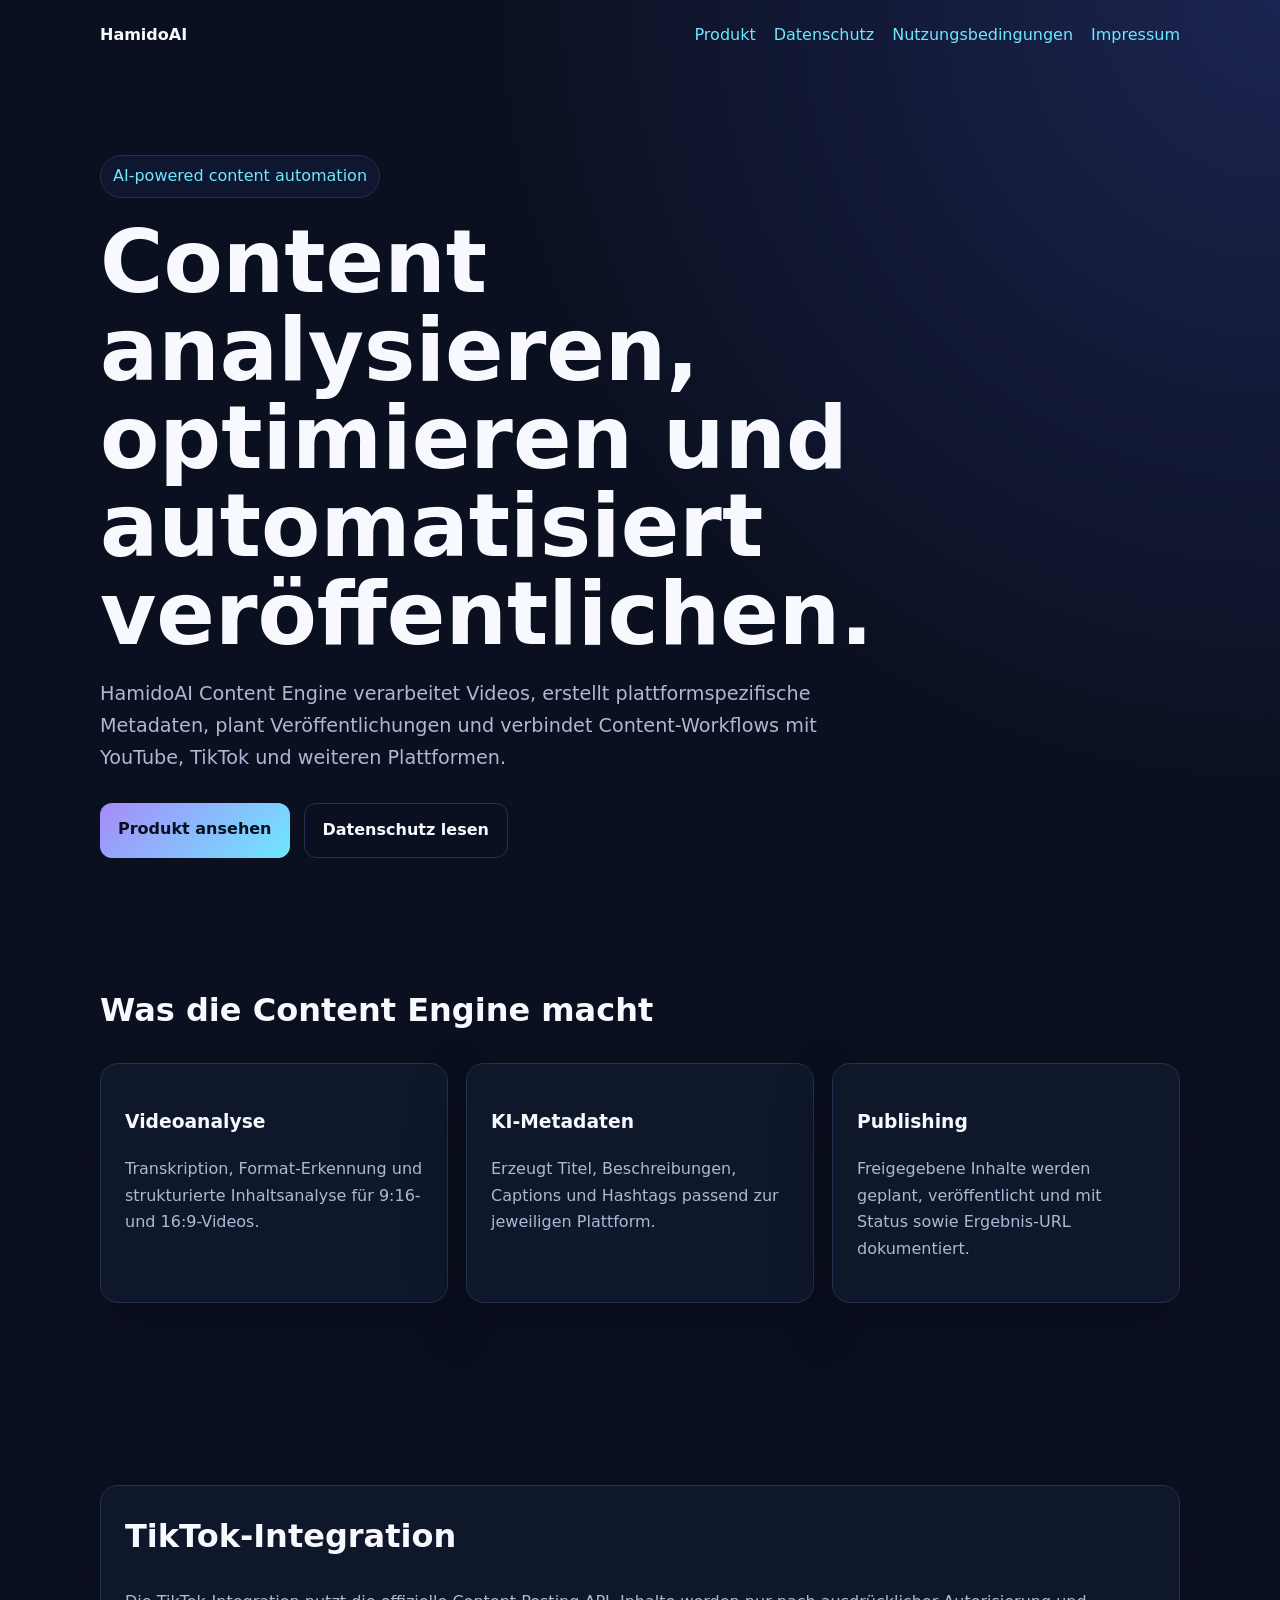
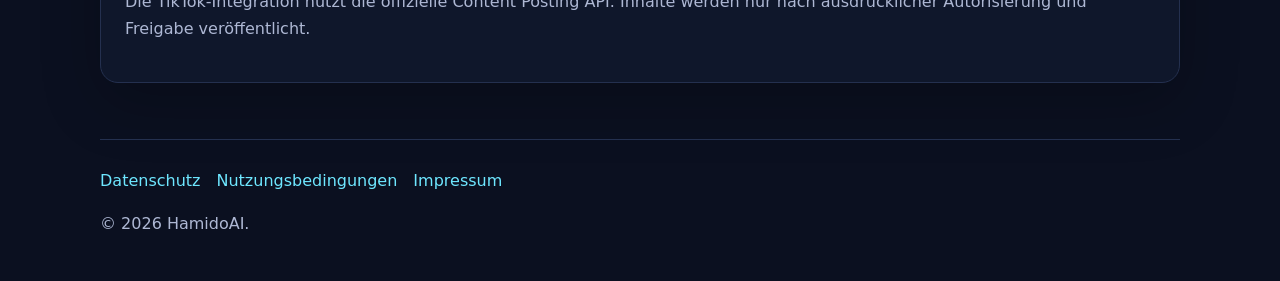
<file: index.html>
<!doctype html><html lang="de"><head><meta name="robots" content="noindex, nofollow, noarchive, nosnippet"><meta charset="utf-8"><meta name="viewport" content="width=device-width,initial-scale=1"><title>HamidoAI Content Engine</title><meta name="description" content="KI-gestützte Content-Automatisierung für Analyse, Metadaten, Planung und plattformübergreifendes Publishing."><link rel="stylesheet" href="styles.css"></head><body><div class="container"><nav><div class="brand">HamidoAI</div><div class="navlinks"><a href="#produkt">Produkt</a><a href="privacy.html">Datenschutz</a><a href="terms.html">Nutzungsbedingungen</a><a href="imprint.html">Impressum</a></div></nav><main><section class="hero"><span class="badge">AI-powered content automation</span><h1>Content analysieren, optimieren und automatisiert veröffentlichen.</h1><p class="lead">HamidoAI Content Engine verarbeitet Videos, erstellt plattformspezifische Metadaten, plant Veröffentlichungen und verbindet Content-Workflows mit YouTube, TikTok und weiteren Plattformen.</p><div class="actions"><a class="btn" href="#produkt">Produkt ansehen</a><a class="btn secondary" href="privacy.html">Datenschutz lesen</a></div></section><section id="produkt"><h2>Was die Content Engine macht</h2><div class="grid"><article class="card"><h3>Videoanalyse</h3><p>Transkription, Format-Erkennung und strukturierte Inhaltsanalyse für 9:16- und 16:9-Videos.</p></article><article class="card"><h3>KI-Metadaten</h3><p>Erzeugt Titel, Beschreibungen, Captions und Hashtags passend zur jeweiligen Plattform.</p></article><article class="card"><h3>Publishing</h3><p>Freigegebene Inhalte werden geplant, veröffentlicht und mit Status sowie Ergebnis-URL dokumentiert.</p></article></div></section><section><div class="card"><h2>TikTok-Integration</h2><p>Die TikTok-Integration nutzt die offizielle Content Posting API. Inhalte werden nur nach ausdrücklicher Autorisierung und Freigabe veröffentlicht.</p></div></section></main><footer><div class="footerlinks"><a href="privacy.html">Datenschutz</a><a href="terms.html">Nutzungsbedingungen</a><a href="imprint.html">Impressum</a></div><p>© 2026 HamidoAI.</p></footer></div></body></html>
</file>
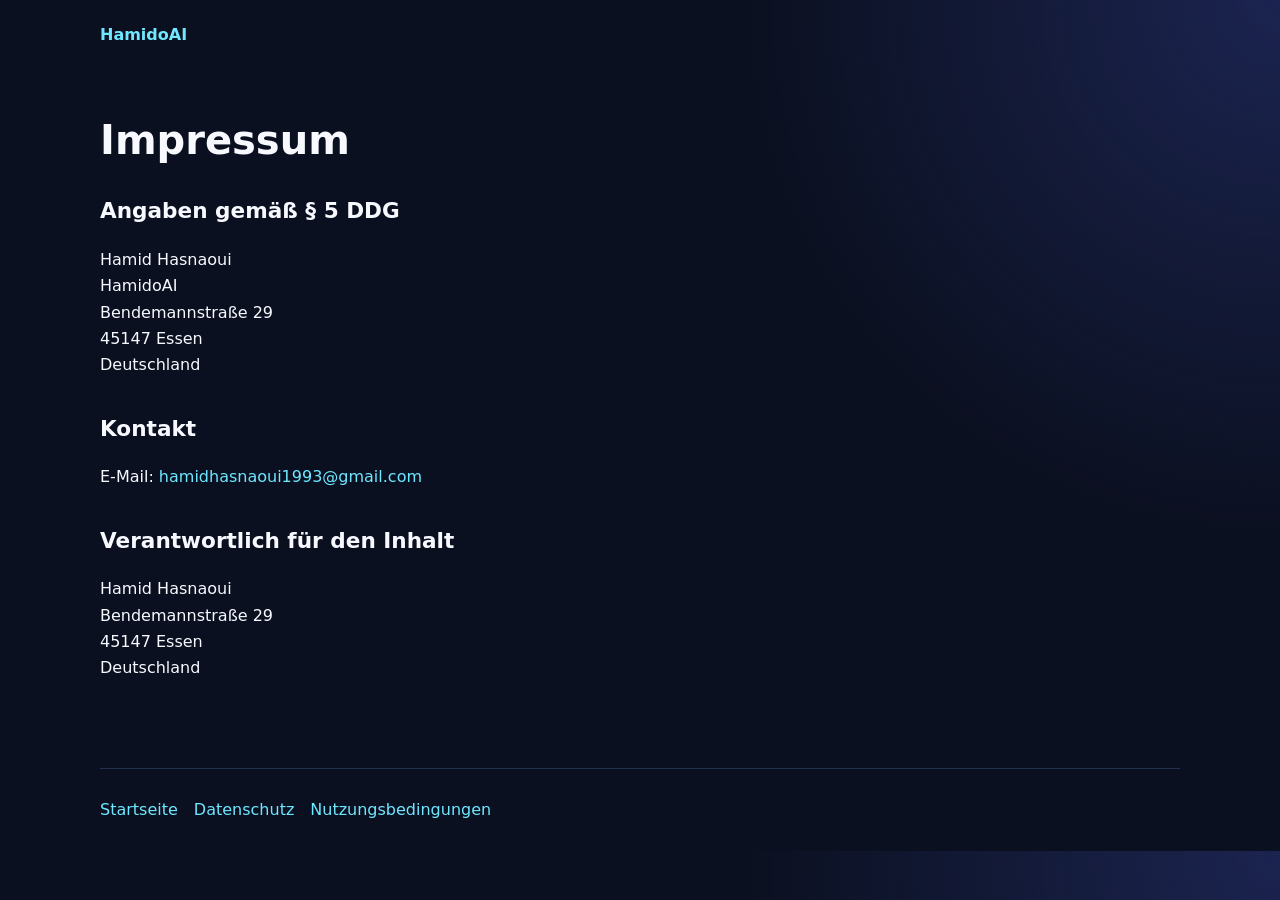
<file: imprint.html>
<!doctype html><html lang="de"><head><meta name="robots" content="noindex, nofollow, noarchive, nosnippet"><meta charset="utf-8"><meta name="viewport" content="width=device-width,initial-scale=1"><title>Impressum – HamidoAI</title><link rel="stylesheet" href="styles.css"></head><body><div class="container"><nav><div class="brand"><a href="index.html">HamidoAI</a></div></nav><main class="legal"><h1>Impressum</h1><h2>Angaben gemäß § 5 DDG</h2><p>Hamid Hasnaoui<br>HamidoAI<br>Bendemannstraße 29<br>45147 Essen<br>Deutschland</p><h2>Kontakt</h2><p>E-Mail: <a href="mailto:hamidhasnaoui1993@gmail.com">hamidhasnaoui1993@gmail.com</a></p><h2>Verantwortlich für den Inhalt</h2><p>Hamid Hasnaoui<br>Bendemannstraße 29<br>45147 Essen<br>Deutschland</p></main><footer><div class="footerlinks"><a href="index.html">Startseite</a><a href="privacy.html">Datenschutz</a><a href="terms.html">Nutzungsbedingungen</a></div></footer></div></body></html>
</file>
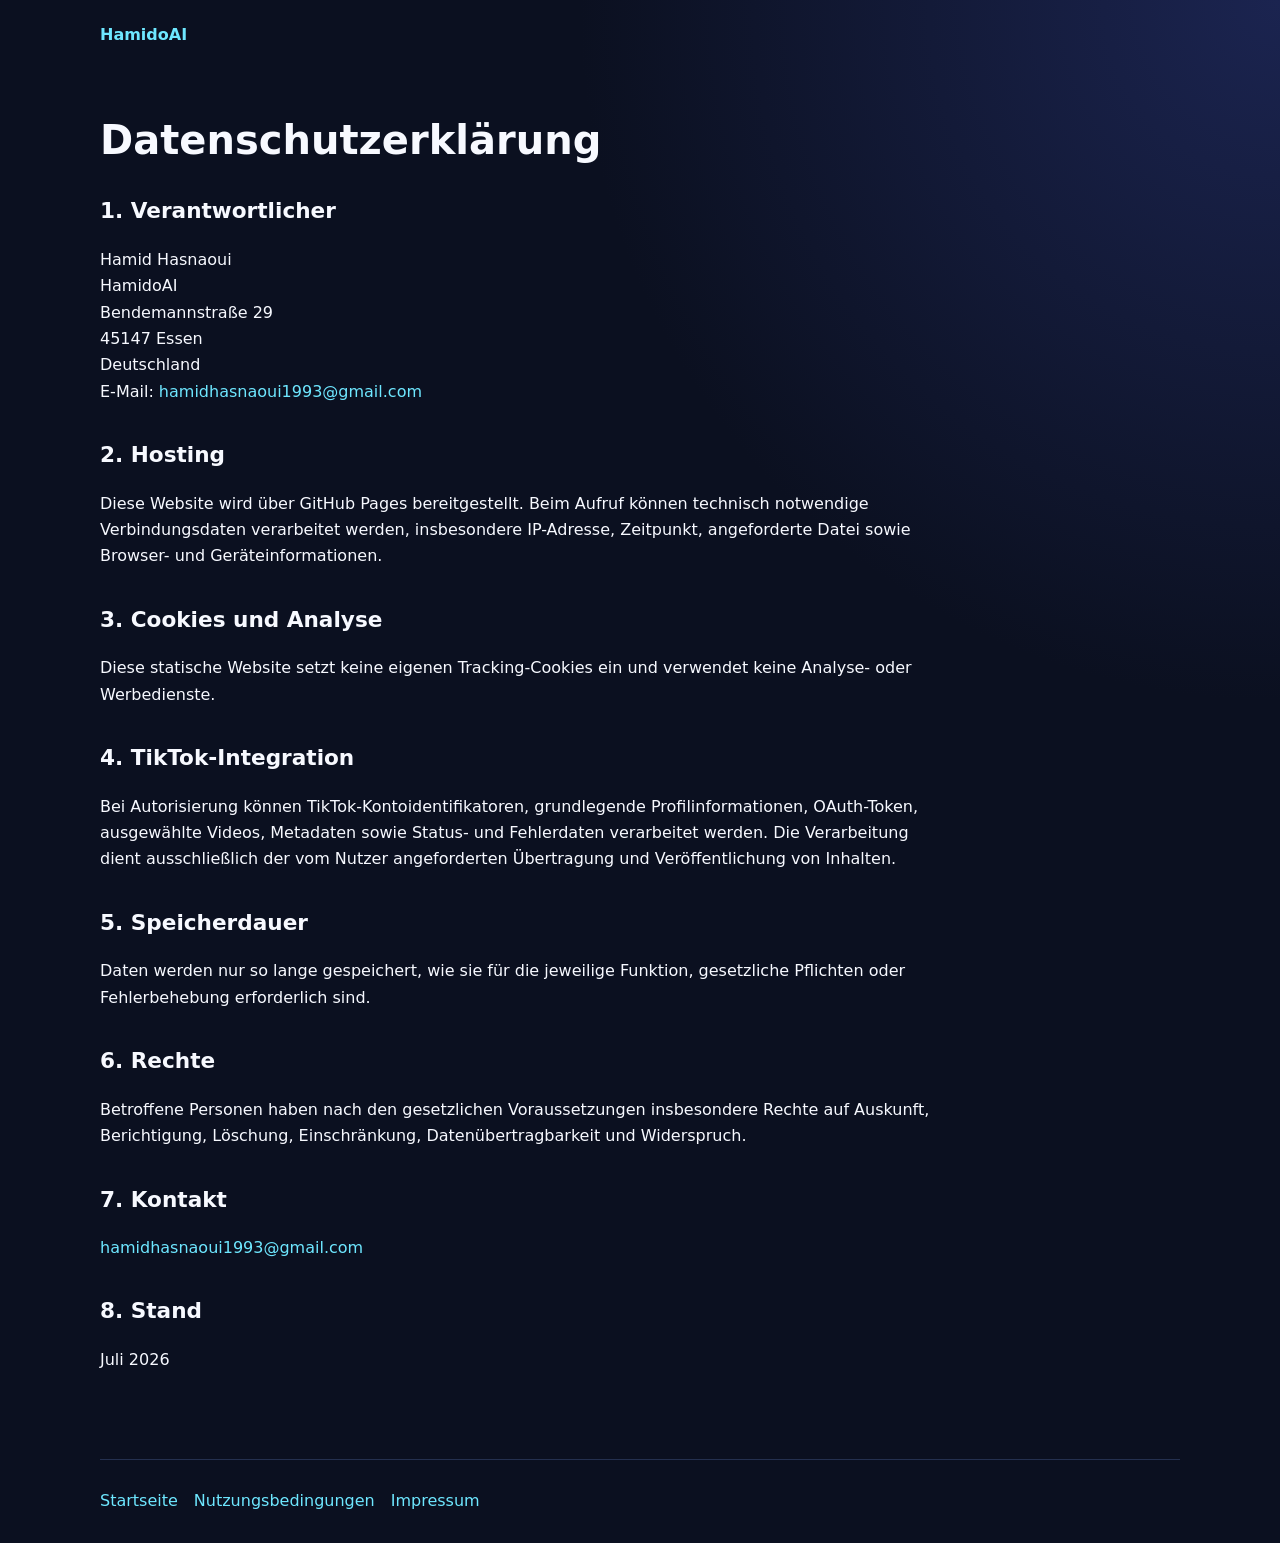
<file: privacy.html>
<!doctype html><html lang="de"><head><meta name="robots" content="noindex, nofollow, noarchive, nosnippet"><meta charset="utf-8"><meta name="viewport" content="width=device-width,initial-scale=1"><title>Datenschutzerklärung – HamidoAI</title><link rel="stylesheet" href="styles.css"></head><body><div class="container"><nav><div class="brand"><a href="index.html">HamidoAI</a></div></nav><main class="legal"><h1>Datenschutzerklärung</h1><h2>1. Verantwortlicher</h2><p>Hamid Hasnaoui<br>HamidoAI<br>Bendemannstraße 29<br>45147 Essen<br>Deutschland<br>E-Mail: <a href="mailto:hamidhasnaoui1993@gmail.com">hamidhasnaoui1993@gmail.com</a></p><h2>2. Hosting</h2><p>Diese Website wird über GitHub Pages bereitgestellt. Beim Aufruf können technisch notwendige Verbindungsdaten verarbeitet werden, insbesondere IP-Adresse, Zeitpunkt, angeforderte Datei sowie Browser- und Geräteinformationen.</p><h2>3. Cookies und Analyse</h2><p>Diese statische Website setzt keine eigenen Tracking-Cookies ein und verwendet keine Analyse- oder Werbedienste.</p><h2>4. TikTok-Integration</h2><p>Bei Autorisierung können TikTok-Kontoidentifikatoren, grundlegende Profilinformationen, OAuth-Token, ausgewählte Videos, Metadaten sowie Status- und Fehlerdaten verarbeitet werden. Die Verarbeitung dient ausschließlich der vom Nutzer angeforderten Übertragung und Veröffentlichung von Inhalten.</p><h2>5. Speicherdauer</h2><p>Daten werden nur so lange gespeichert, wie sie für die jeweilige Funktion, gesetzliche Pflichten oder Fehlerbehebung erforderlich sind.</p><h2>6. Rechte</h2><p>Betroffene Personen haben nach den gesetzlichen Voraussetzungen insbesondere Rechte auf Auskunft, Berichtigung, Löschung, Einschränkung, Datenübertragbarkeit und Widerspruch.</p><h2>7. Kontakt</h2><p><a href="mailto:hamidhasnaoui1993@gmail.com">hamidhasnaoui1993@gmail.com</a></p><h2>8. Stand</h2><p>Juli 2026</p></main><footer><div class="footerlinks"><a href="index.html">Startseite</a><a href="terms.html">Nutzungsbedingungen</a><a href="imprint.html">Impressum</a></div></footer></div></body></html>
</file>
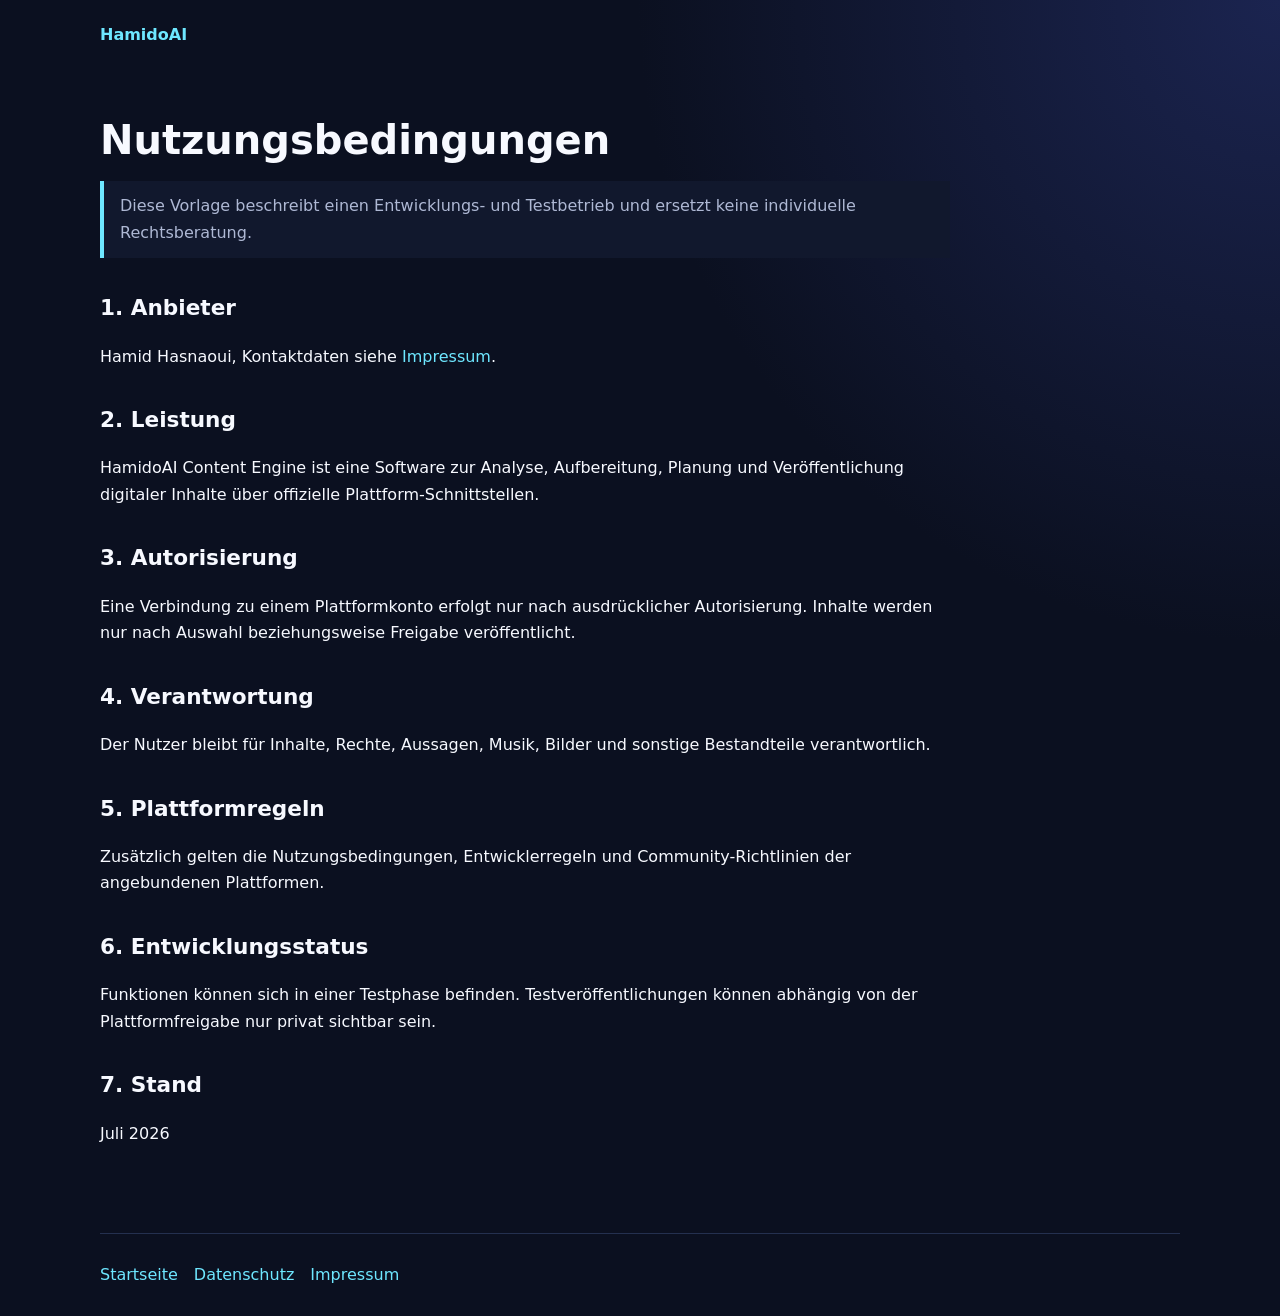
<file: terms.html>
<!doctype html><html lang="de"><head><meta name="robots" content="noindex, nofollow, noarchive, nosnippet"><meta charset="utf-8"><meta name="viewport" content="width=device-width,initial-scale=1"><title>Nutzungsbedingungen – HamidoAI</title><link rel="stylesheet" href="styles.css"></head><body><div class="container"><nav><div class="brand"><a href="index.html">HamidoAI</a></div></nav><main class="legal"><h1>Nutzungsbedingungen</h1><p class="notice">Diese Vorlage beschreibt einen Entwicklungs- und Testbetrieb und ersetzt keine individuelle Rechtsberatung.</p><h2>1. Anbieter</h2><p>Hamid Hasnaoui, Kontaktdaten siehe <a href="imprint.html">Impressum</a>.</p><h2>2. Leistung</h2><p>HamidoAI Content Engine ist eine Software zur Analyse, Aufbereitung, Planung und Veröffentlichung digitaler Inhalte über offizielle Plattform-Schnittstellen.</p><h2>3. Autorisierung</h2><p>Eine Verbindung zu einem Plattformkonto erfolgt nur nach ausdrücklicher Autorisierung. Inhalte werden nur nach Auswahl beziehungsweise Freigabe veröffentlicht.</p><h2>4. Verantwortung</h2><p>Der Nutzer bleibt für Inhalte, Rechte, Aussagen, Musik, Bilder und sonstige Bestandteile verantwortlich.</p><h2>5. Plattformregeln</h2><p>Zusätzlich gelten die Nutzungsbedingungen, Entwicklerregeln und Community-Richtlinien der angebundenen Plattformen.</p><h2>6. Entwicklungsstatus</h2><p>Funktionen können sich in einer Testphase befinden. Testveröffentlichungen können abhängig von der Plattformfreigabe nur privat sichtbar sein.</p><h2>7. Stand</h2><p>Juli 2026</p></main><footer><div class="footerlinks"><a href="index.html">Startseite</a><a href="privacy.html">Datenschutz</a><a href="imprint.html">Impressum</a></div></footer></div></body></html>
</file>
<file: styles.css>
:root{--bg:#0b1020;--panel:#11182d;--text:#f7f9ff;--muted:#aeb8d4;--accent:#6ee7ff;--accent2:#a78bfa;--line:#24304f}
*{box-sizing:border-box}body{margin:0;font-family:Inter,system-ui,sans-serif;background:radial-gradient(circle at top right,#1b2450 0,transparent 35%),var(--bg);color:var(--text);line-height:1.65}
a{color:var(--accent);text-decoration:none}.container{width:min(1080px,92%);margin:auto}nav{display:flex;justify-content:space-between;align-items:center;padding:22px 0}.brand{font-weight:800}.navlinks{display:flex;gap:18px;flex-wrap:wrap}
.hero{padding:85px 0 70px}.badge{display:inline-block;padding:7px 12px;border:1px solid var(--line);border-radius:999px;color:var(--accent);background:#0f1730}
h1{font-size:clamp(2.5rem,7vw,5.4rem);line-height:1.02;margin:20px 0;max-width:900px}h2{font-size:2rem;margin-top:0}.lead{font-size:1.2rem;color:var(--muted);max-width:760px}
.actions{display:flex;gap:14px;flex-wrap:wrap;margin-top:30px}.btn{display:inline-block;padding:13px 18px;border-radius:12px;background:linear-gradient(135deg,var(--accent2),var(--accent));color:#07101e;font-weight:800}.btn.secondary{background:transparent;color:var(--text);border:1px solid var(--line)}
.grid{display:grid;grid-template-columns:repeat(3,1fr);gap:18px;padding-bottom:70px}.card{background:rgba(17,24,45,.88);border:1px solid var(--line);border-radius:18px;padding:24px;box-shadow:0 20px 60px rgba(0,0,0,.22)}.card p{color:var(--muted)}
section{padding:56px 0}.legal{max-width:850px;padding:30px 0 70px}.legal h1{font-size:2.5rem}.legal h2{font-size:1.35rem;margin-top:32px}.notice{border-left:4px solid var(--accent);padding:12px 16px;background:var(--panel);color:var(--muted)}
footer{border-top:1px solid var(--line);padding:28px 0;color:var(--muted)}.footerlinks{display:flex;gap:16px;flex-wrap:wrap}@media(max-width:760px){.grid{grid-template-columns:1fr}.hero{padding-top:50px}}
</file>
